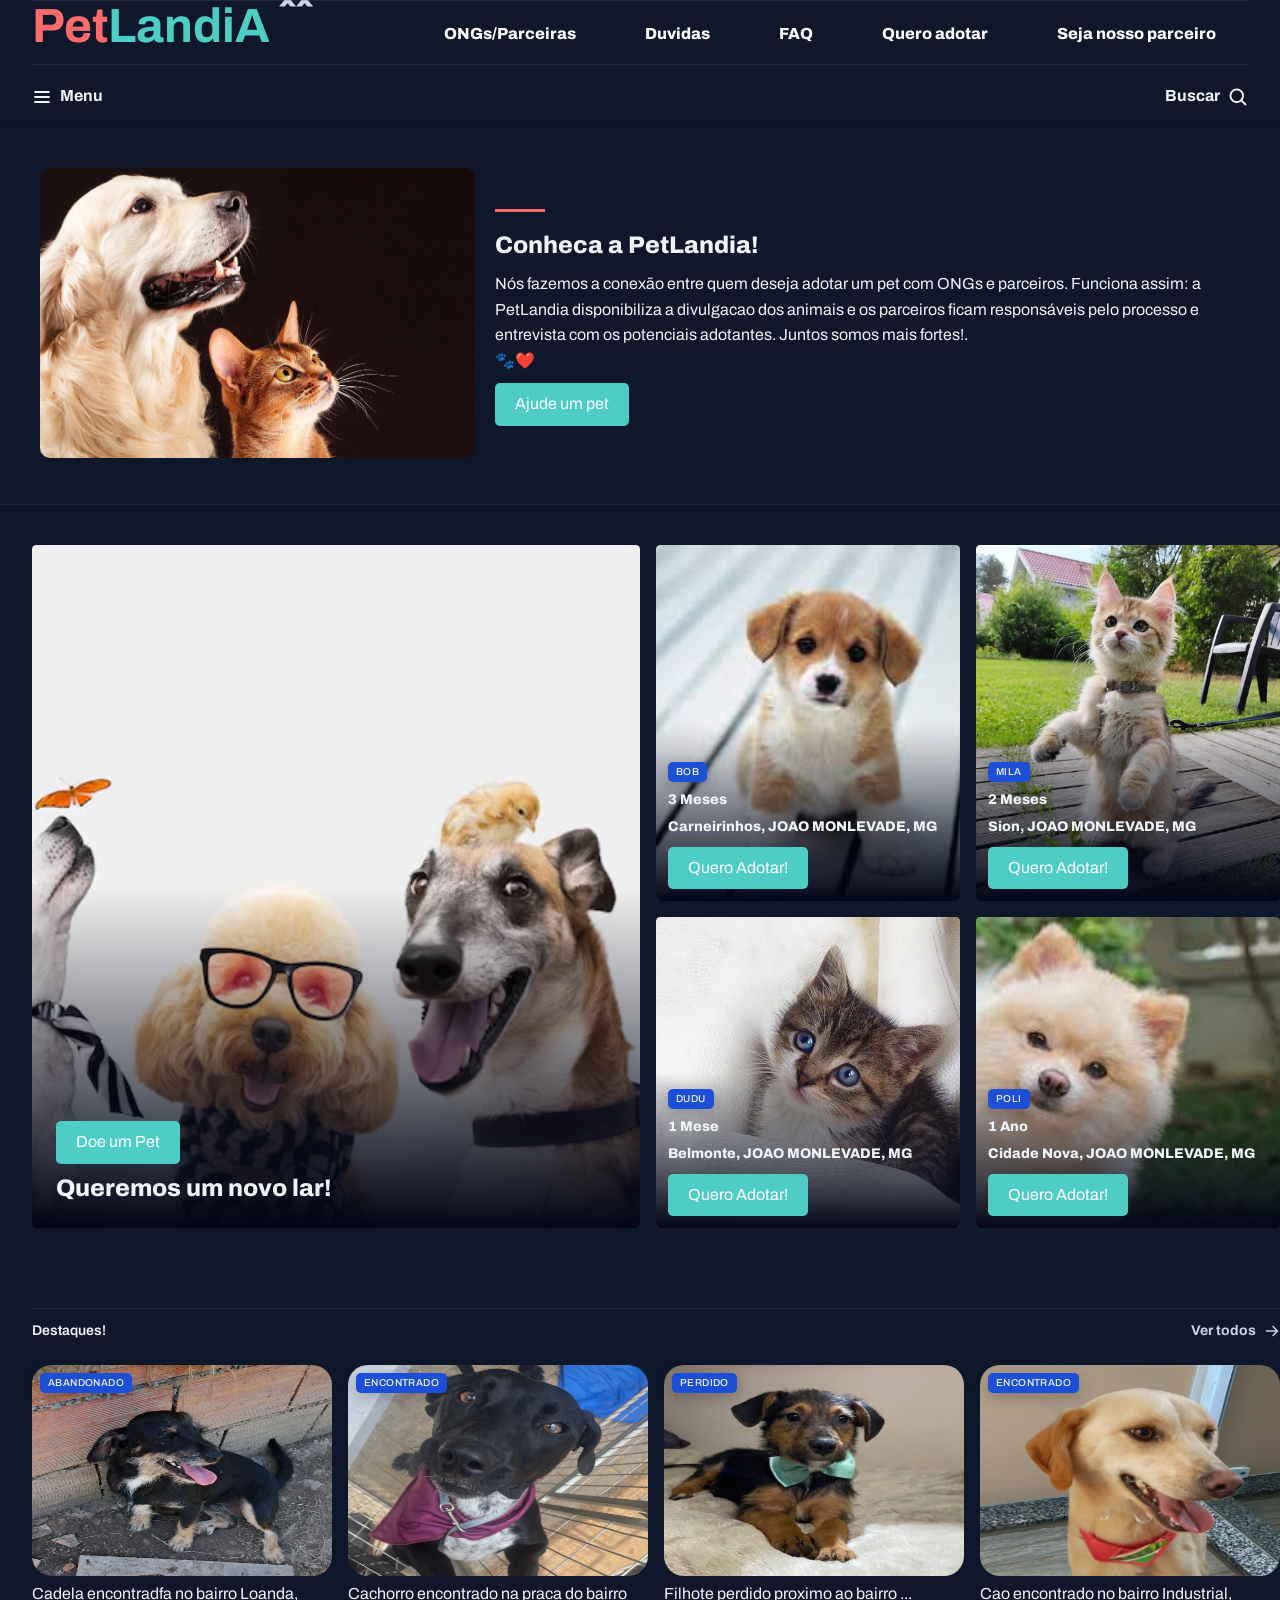
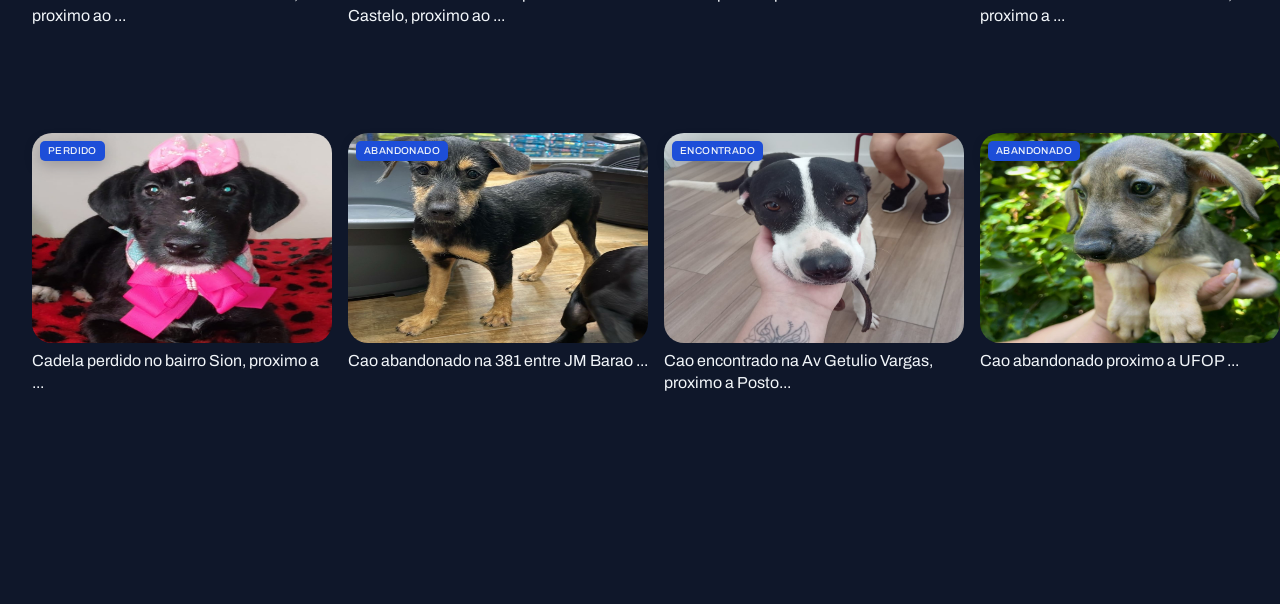
<file: index.html>
<!DOCTYPE html>
<html lang="pt-br">
    <head>
        <link rel="preconnect" href="https://fonts.googleapis.com" />
        <link rel="preconnect" href="https://fonts.gstatic.com" crossorigin />
        <meta charset="UTF-8" />
        <meta name="viewport" content="width=device-width, initial-scale=1.0" />
        <title>PetLandia</title>
        <link rel="stylesheet" href="styles/index.css" />
        <script defer src="scripts.js"></script>
        <link
            href="https://fonts.googleapis.com/css2?family=Archivo:ital,wght@0,100..900;1,100..900&family=Poppins:wght@400;700&family=Roboto:ital,wght@0,100;0,300;0,400;0,500;0,700;0,900;1,100;1,300;1,400;1,500;1,700;1,900&display=swap"
            rel="stylesheet"
        />
    </head>
    <body>
        <header class="container">
            <nav id="secondary" class="grid grid-flow-col">
                <strong><span style="color: #ff6b6b;">Pet</span><span style="color: #4ecdc4;">LandiA</span> ˆˆ</strong>
                <div class="text-2xl">
                    <a href="#">ONGs/Parceiras</a>
                    <a href="#">Duvidas</a>
                    <a href="#">FAQ</a>
                    <a href="#">Quero adotar</a>
                    <a href="#">Seja nosso parceiro</a>
                </div>
            </nav>
            <nav id="primary" class="grid grid-flow-col">
                <div>
                    <img src="assets/icons/List.svg" alt="ícone menu" />
                    <strong>Menu</strong>
                </div>
                <div>
                    <strong>Buscar</strong>
                    <img src="assets/icons/MagnifyingGlass.svg" alt="ícone pesquisa" />
                </div>
            </nav>
        </header>
        <div class="container2">
            <div class="image">
                <img src="./assets/img/welcome.png" alt="Sleeping Cat">
            </div>
            <div class="text">
                <div class="highlight"></div>
                <h1 class="text-2xl">Conheca a PetLandia!</h1>
                <p>Nós fazemos a conexão entre quem deseja adotar um pet com ONGs e parceiros. Funciona assim: a PetLandia disponibiliza a divulgacao dos animais e os parceiros ficam responsáveis pelo processo e entrevista com os potenciais adotantes. Juntos somos mais fortes!.</p>
                <p>🐾❤️</p>
                <a href="ajude_um_pet.html" target="_blank" class="btn">Ajude um pet</a>
            </div>
            
        </div>
        <div class="line">
            <p></p>
        </div>
        <main class="grid container">
            <section id="featured" class="grid grid-flow-col gap-16">
                <figure class="card">
                    <img
                        src="assets/img/Image 01.avif"
                        alt=""
                    />
                    <figcaption>
                        <a href="form1.html" target="_blank">Doe um Pet </a>
                        <h2 class="text-2xl">
                            Queremos um novo lar!
                        </h2>
                    </figcaption>
                </figure>
                <div class="grid grid-col2 gap-16">
                    <figure class="card">
                        <img
                            src="assets/img/Image 06.jpg"
                            alt=""
                        />
                        <figcaption>
                            <span class="content-tag">bob</span>
                            <h2 class="text-lg">
                                3 Meses
                            </h2>
                            <h2 class="text-lg">
                                Carneirinhos, JOAO MONLEVADE, MG
                            </h2>
                            <a href="form2.html">Quero Adotar!</a>
                        </figcaption>
                    </figure>
                    <figure class="card">
                        <img
                            src="assets/img/Image 03.png"
                            alt=""
                        />
                        <figcaption>
                            <span class="content-tag">mila</span>
                            <h2 class="text-lg">
                                2 Meses
                            </h2>
                            <h2 class="text-lg">
                                Sion, JOAO MONLEVADE, MG
                            </h2>
                            <a href="form2.html">Quero Adotar!</a>
                        </figcaption>
                    </figure>
                    <figure class="card">
                        <img
                            src="assets/img/Image 05.png"
                            alt=""
                        />
                        <figcaption>
                            <span class="content-tag">dudu</span>
                            <h2 class="text-lg">
                                1 Mese
                            </h2>
                            <h2 class="text-lg">
                                Belmonte, JOAO MONLEVADE, MG
                            </h2>
                            <a href="form2.html">Quero Adotar!</a>
                        </figcaption>
                    </figure>
                    <figure class="card">
                        <img
                            src="assets/img/Image 08.jpg"
                            alt=""
                        />
                        <figcaption>
                            <span class="content-tag">poli</span>
                            <h2 class="text-lg">
                                1 Ano
                            </h2>
                            <h2 class="text-lg">
                                Cidade Nova, JOAO MONLEVADE, MG
                            </h2>
                            <a href="form2.html">Quero Adotar!</a>
                        </figcaption>
                    </figure>
                </div>
            </section>
            <section id="weekly">
                <header class="grid grid-flow-col">
                    <a href="#">Destaques!</a>
                    <a href="#" class="grid grid-flow-col">
                        <strong class="secondary-color">Ver todos</strong>
                        <span></span>
                    </a>
                </header>
                <div class="grid gap-16">
                    <figure>
                        <span class="content-tag">Abandonado</span>
                        <img src="assets/img/dog4.jpeg" alt="" />
                        <a href="#" class="abrir-modal">
                            Cadela encontradfa no bairro Loanda, proximo ao ...
                        </a>
                    </figure>
                    <figure>
                        <span class="content-tag">encontrado</span>
                        <img src="assets/img/dog1.jpeg" alt="" />
                        <a href="#" class="abrir-modal">
                            Cachorro encontrado na praca do bairro Castelo, proximo ao ...
                        </a>
                    </figure>
                    <figure>
                        <span class="content-tag">perdido</span>
                        <img src="assets/img/fog2.jpeg" 
                        alt="" />
                        <a href="#" class="abrir-modal">
                            Filhote perdido proximo ao bairro ...
                        </a>
                    </figure>
                    <figure>
                        <span class="content-tag">encontrado</span>
                        <img src="assets/img/dog3.jpeg" alt="" />
                        <a href="#" class="abrir-modal">
                            Cao encontrado no bairro Industrial, proximo a ...
                        </a>
                    </figure>
                    <figure>
                        <span class="content-tag">perdido</span>
                        <img src="assets/img/dog5.jpeg" alt="" />
                        <a href="#" class="abrir-modal">
                            Cadela perdido no bairro Sion, proximo a ...
                        </a>
                    </figure>
                    <figure>
                        <span class="content-tag">abandonado</span>
                        <img src="assets/img/dog6.jpeg" alt="" />
                        <a href="#" class="abrir-modal">
                            Cao abandonado na 381 entre JM Barao ...
                        </a>
                    </figure>
                    <figure>
                        <span class="content-tag">encontrado</span>
                        <img src="assets/img/dog7.jpeg" alt="" />
                        <a href="#" class="abrir-modal">
                            Cao encontrado na Av Getulio Vargas, proximo a Posto...
                        </a>
                    </figure>
                    <figure>
                        <span class="content-tag">abandonado</span>
                        <img src="assets/img/dog8.jpeg" alt="" />
                        <a href="#" class="abrir-modal">
                            Cao abandonado proximo a UFOP ...
                        </a>
                    </figure>
                </div>
            </section>
        </main>
        <div class="modal" id="meu-modal">
            <div class="modal-conteudo">
                <span class="fechar">&times;</span>
                <p>PARA MAIS INFORMAÇÕES!<br><br>
                    Email: petlandia@suport.com<br>
                    Telefone: (31) 9 9999-2211
                </p>
            </div>
        </div>
        <script src="scripts.js"></script>
        
    </body>
</html>
</file>
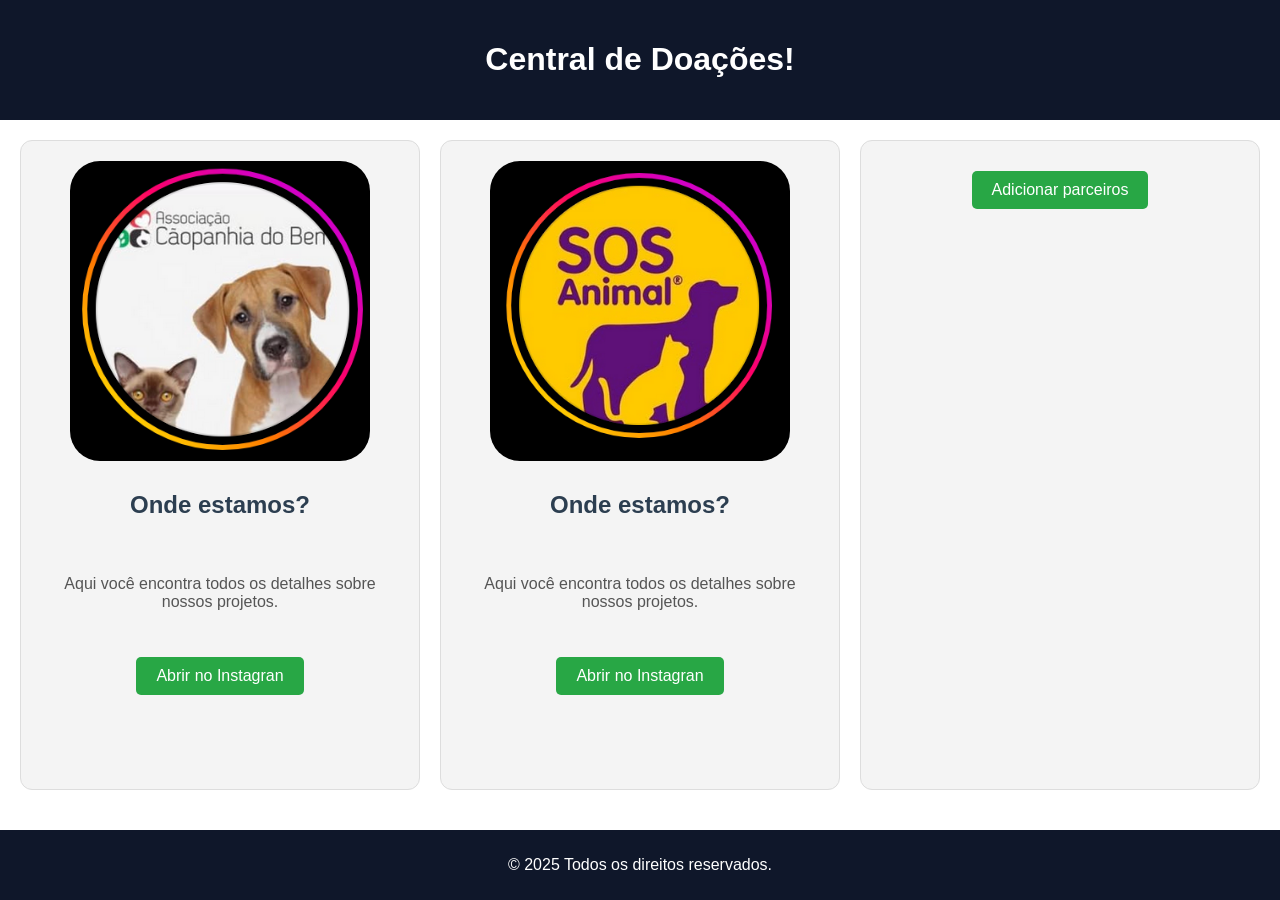
<file: ajude_um_pet.html>
<!DOCTYPE html>
<html lang="pt-BR">
<head>
    <meta charset="UTF-8">
    <meta name="viewport" content="width=device-width, initial-scale=1.0">
    <title>Central de Doações</title>
    <link rel="stylesheet" href="ajude_um_pet.css">
</head>
<body>
    <header>
        <h1>Central de Doações!</h1>
    </header>

    <div class="institutions-grid">
        <!-- Instituição 1 -->
        <div class="institution">
            <img src="assets/img/print1.png" alt="" />
            <h2>Onde estamos?</h2>
            <p>Aqui você encontra todos os detalhes sobre nossos projetos.</p>
            <a href="https://www.instagram.com/sosaanimaisjm/" target="_blank" class="back-button">Abrir no Instagran</a>
        </div>

        <!-- Instituição 2 -->
        <div class="institution">
            <img src="assets/img/print2.png" alt="" />
            <h2>Onde estamos?</h2>
            <p>Aqui você encontra todos os detalhes sobre nossos projetos.</p>
            <a href="https://www.instagram.com/caopanhiadobem/" class="back-button">Abrir no Instagran</a>
        </div>

        <!-- Instituição 3 -->
        <div class="institution">
            <a href="./" class="back-button">Adicionar parceiros</a>
        </div>
    </div>

    <footer>
        <p>&copy; 2025 Todos os direitos reservados.</p>
    </footer>
</body>
</html>
</file>
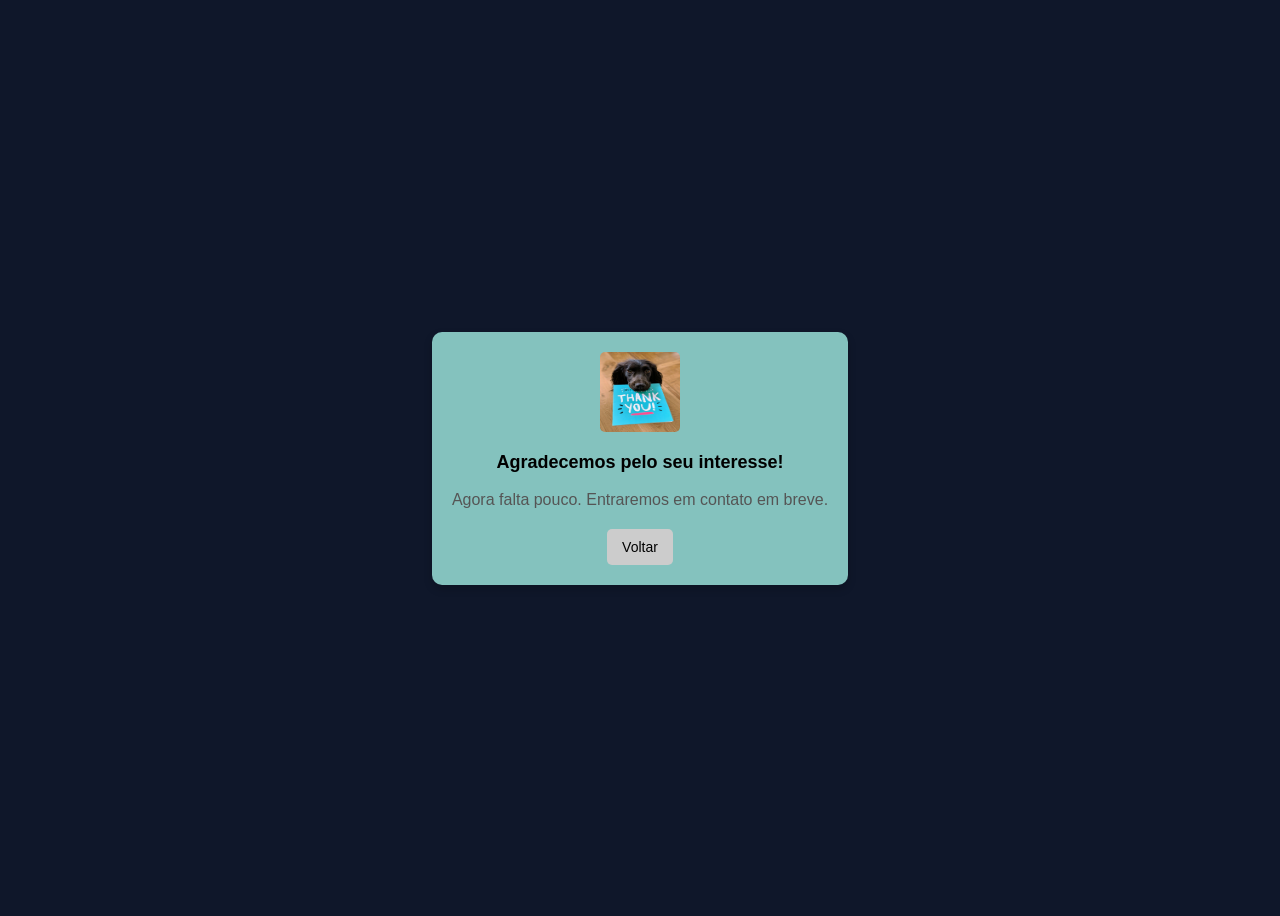
<file: feedback.html>
<!DOCTYPE html>
<html lang="pt-br">
    <head>
        <meta charset="UTF-8">
        <meta name="viewport" content="width=device-width, initial-scale=1.0">
        <title>Formulário Enviado</title>
        <link rel="stylesheet" href="feedback.css" />
    </head>
    <body>
        <div class="container">
            <div class="image-container">
                <img src="assets/img/dogfeedback.jpg" alt="Imagem 1">
            </div>
            <p class="title">Agradecemos pelo seu interesse!</p>
            <p class="message">Agora falta pouco. Entraremos em contato em breve.</p>
            <div class="buttons">
                <button class="btn btn-secondary">Voltar</button>
            </div>
        </div>
    </body>
</html>
</file>
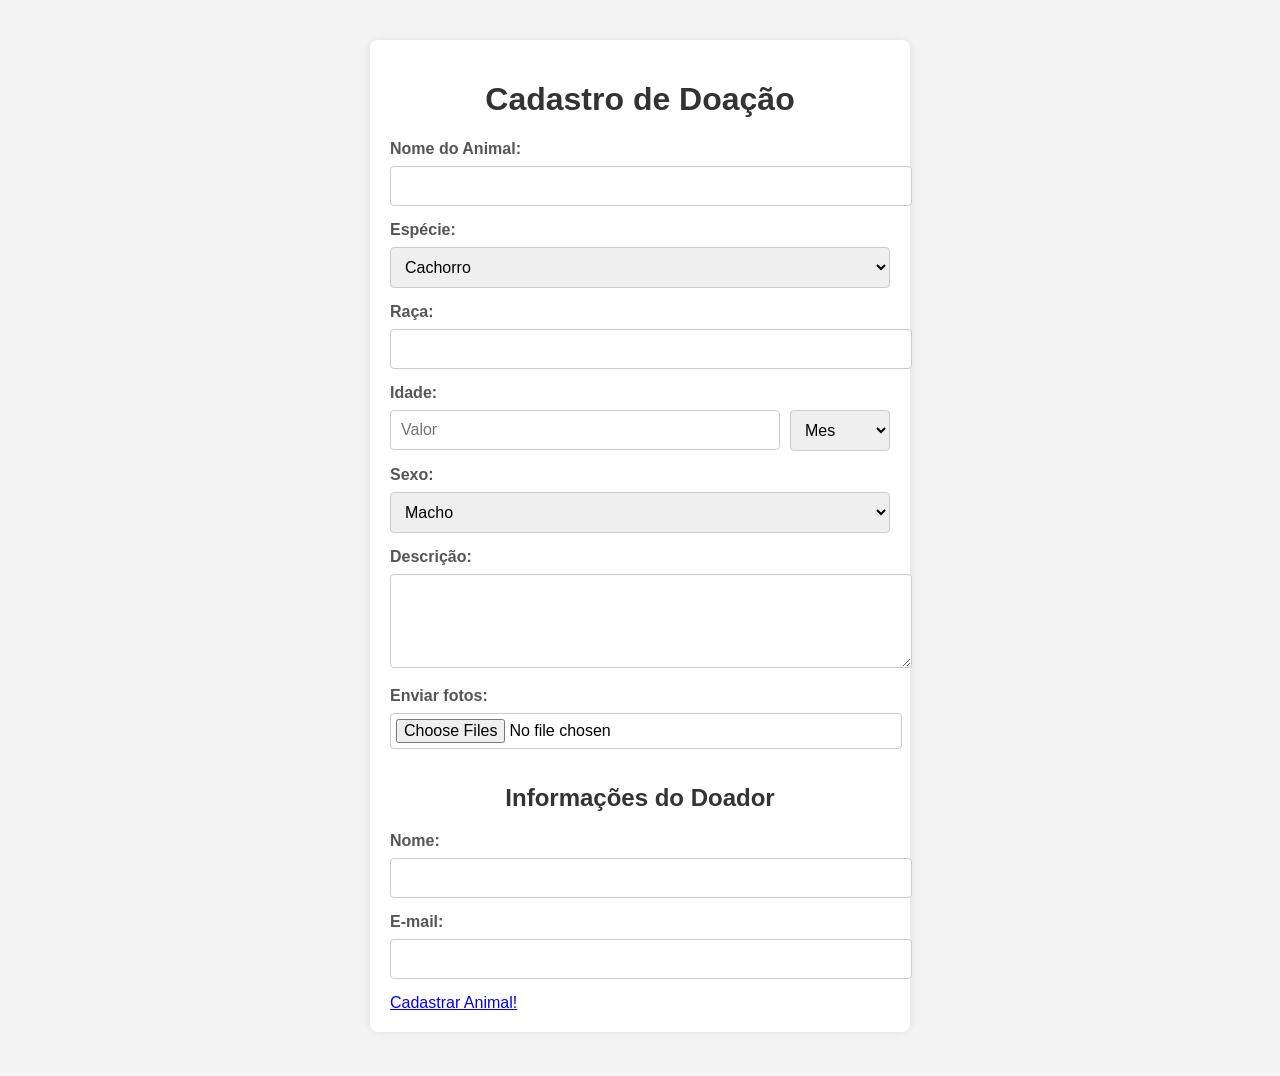
<file: form1.html>
<!DOCTYPE html>
<html lang="pt-BR">
    <head>
        <meta charset="UTF-8" />
        <meta name="viewport" content="width=device-width, initial-scale=1.0" />
        <title>Cadastro de Animais para Doação</title>
        <link rel="stylesheet" href="form1.css" />
    </head>
    <body>
        <div class="form-container">
            <h1>Cadastro de Doação</h1>
            <form action="#" method="post" enctype="multipart/form-data">
                <!-- Informações do Animal -->
                <label for="nome">Nome do Animal:</label>
                <input type="text" id="nome" name="nome" required />

                <label for="especie">Espécie:</label>
                <select id="especie" name="especie" required>
                    <option value="cachorro">Cachorro</option>
                    <option value="gato">Gato</option>
                    <option value="outro">Outro</option>
                </select>

                <label for="raca">Raça:</label>
                <input type="text" id="raca" name="raca" />

                <label for="idade_valor">Idade:</label>
                <div class="idade-container">
                    <input
                        type="number"
                        id="idade_valor"
                        name="idade_valor"
                        min="0"
                        placeholder="Valor"
                        required
                    />
                    <select id="idade_tipo" name="idade_tipo" required>
                        <option value="meses">Mes</option>
                        <option value="anos">Ano</option>
                    </select>
                </div>

                <label for="sexo">Sexo:</label>
                <select id="sexo" name="sexo" required>
                    <option value="macho">Macho</option>
                    <option value="femea">Fêmea</option>
                </select>

                <label for="descricao">Descrição:</label>
                <textarea id="descricao" name="descricao" rows="4" required></textarea>

                <!-- Upload de Fotos -->
                <label for="fotos">Enviar fotos:</label>
                <input type="file" id="fotos" name="fotos" accept="image/*" multiple required />

                <!-- Informações do Doador -->
                <h2>Informações do Doador</h2>
                <label for="doador_nome">Nome:</label>
                <input type="text" id="doador_nome" name="doador_nome" required />

                <label for="doador_email">E-mail:</label>
                <input type="email" id="doador_email" name="doador_email" required />

                <!-- Botão de Envio -->
                <a href="feedback.html">Cadastrar Animal!</a>
            </form>
        </div>
    </body>
</html>
</file>
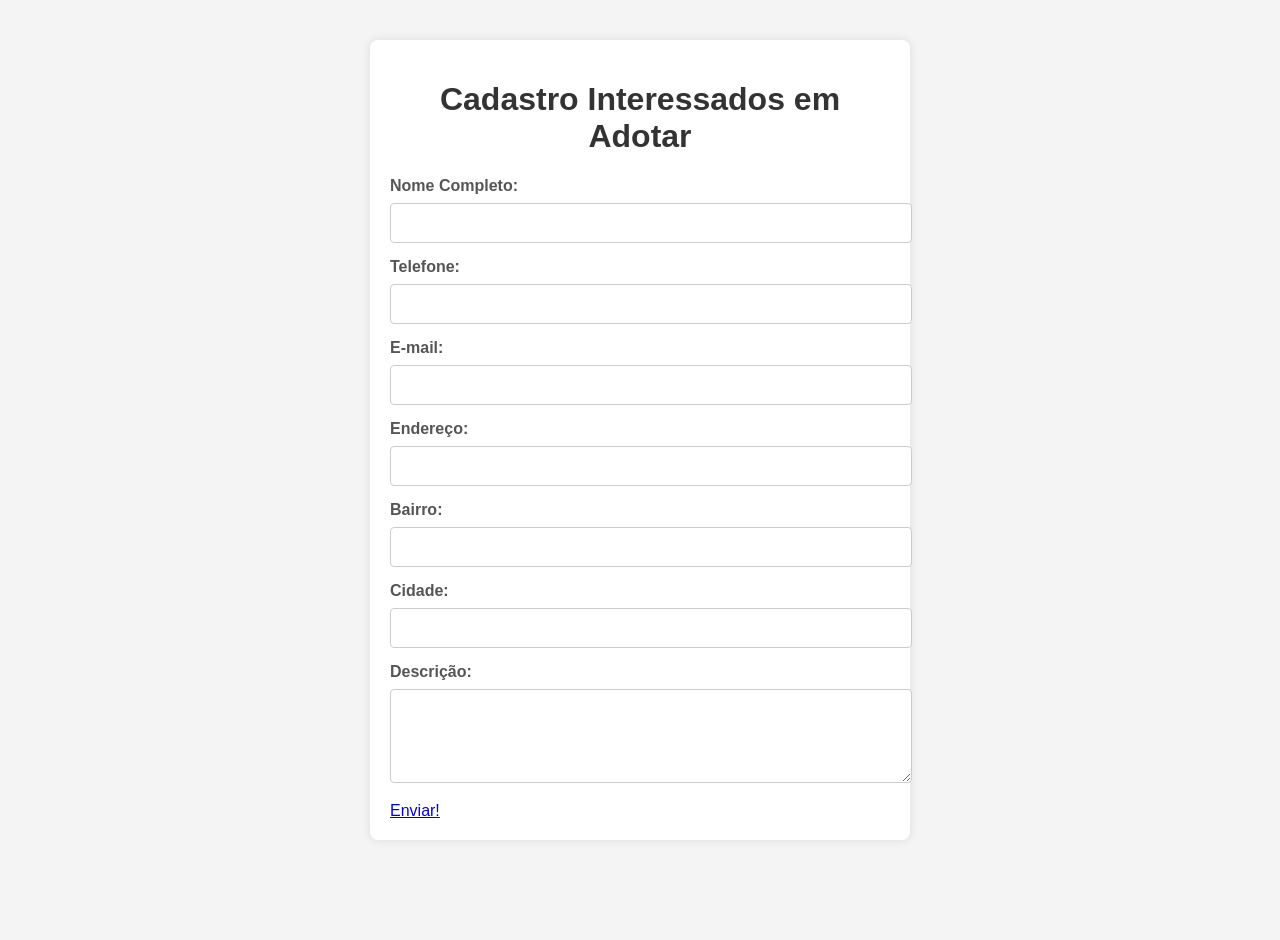
<file: form2.html>
<!DOCTYPE html>
<html lang="pt-BR">
    <head>
        <meta charset="UTF-8" />
        <meta name="viewport" content="width=device-width, initial-scale=1.0" />
        <title>Fomulario de interesse em adocao</title>
        <link rel="stylesheet" href="form1.css" />
    </head>
    <body>
        <div class="form-container">
            <h1>Cadastro Interessados em Adotar</h1>
            <form action="#" method="post" enctype="multipart/form-data">
                <!-- Informações do Adotante -->
                <label for="nome">Nome Completo:</label>
                <input type="text" id="nome" name="nome" required />
            
                <label for="telefone">Telefone:</label>
                <input type="tel" id="telefone" name="telefone" required />
            
                <label for="email">E-mail:</label>
                <input type="email" id="email" name="email" required />
            
                <label for="endereco">Endereço:</label>
                <input type="text" id="endereco" name="endereco" required />
                        
                <label for="bairro">Bairro:</label>
                <input type="text" id="bairro" name="bairro" required />
            
                <label for="cidade">Cidade:</label>
                <input type="text" id="cidade" name="cidade" required />
            
                <label for="descricao">Descrição:</label>
                <textarea id="descricao" name="descricao" rows="4" required></textarea>
            
                <!-- Botão de Envio -->
                <a href="feedback.html">Enviar!</a>
            </form>
        </div>
    </body>
</html>
</file>
<file: styles/index.css>
@import url(global.css);
@import url(header.css);
@import url(utility.css);
@import url(sections.css);
@import url(forms.css);
@import url(modal.css);
</file>
<file: ajude_um_pet.css>
/* Estilos Gerais */
body {
    margin: 0;
    font-family: Arial, sans-serif;
    display: flex;
    flex-direction: column;
    min-height: 100vh; /* Garante que o body ocupe pelo menos a altura da tela */
}

header {
    background: #0f172a;
    color: white;
    padding: 20px;
    text-align: center;
}

.institutions-grid {
    display: grid;
    grid-template-columns: repeat(3, 1fr); /* 3 colunas com largura igual */
    gap: 20px; /* Espaço entre as instituições */
    padding: 20px;
    flex: 1; /* Faz o grid ocupar o espaço restante */
}

.institution {
    img {
        width: 300px;
        height: 300px;
        border-radius: 10%;
        object-fit: cover;
        margin-bottom: 10px; /* Espaçamento abaixo da foto */
    }
    background: #f4f4f4;
    border: 1px solid #ddd;
    border-radius: 12px;
    padding: 20px;
    text-align: center;
    display: flex;
    flex-direction: column;
    align-items: center;
    gap: 20px; /* Espaçamento entre os elementos */
    min-height: 300px; /* Altura mínima para o card */
}

.institution h2 {
    margin-top: 0;
    color: #2c3e50;
}

.institution p {
    color: #555;
}

.back-button {
    display: inline-block;
    background: #28a745;
    color: white;
    padding: 10px 20px;
    text-decoration: none;
    border-radius: 5px;
    margin-top: 10px;
}

.back-button:hover {
    background: #218838;
}

footer {
    background: #0f172a;
    color: white;
    padding: 10px 0;
    text-align: center;
    margin-top: 20px;
}
</file>
<file: feedback.css>
body {
    display: flex;
    justify-content: center;
    align-items: center;
    height: 100vh;
    background-color: #0f172a;;
    font-family: Arial, sans-serif;
}
.container {
    background: hsl(176, 34%, 64%);
    padding: 20px;
    border-radius: 10px;
    box-shadow: 0 4px 8px rgba(0, 0, 0, 0.2);
    text-align: center;
    max-width: 400px;
}
.image-container {
    display: flex;
    justify-content: center;
    gap: 10px;
    margin-bottom: 20px;
}
.image-container img {
    width: 80px;
    height: 80px;
    border-radius: 5px;
}
.title {
    font-size: 18px;
    font-weight: bold;
}
.message {
    margin: 10px 0;
    color: #555;
}
.buttons {
    display: flex;
    justify-content: space-around;
    margin-top: 20px;
}
.btn {
    padding: 10px 15px;
    border: none;
    border-radius: 5px;
    cursor: pointer;
    font-size: 14px;
}
.btn-secondary {
    background-color: #ccc;
}
.btn-primary {
    background-color: #007bff;
    color: white;
}
</file>
<file: form1.css>
/* Estilos Gerais */
body {
    font-family: Arial, sans-serif;
    background-color: #f4f4f4;
    margin: 0;
    padding: 20px; /* Adicionado padding para evitar que o conteúdo encoste nas bordas */
    display: flex;
    justify-content: center;
    align-items: flex-start; /* Alterado para alinhar no topo */
    min-height: 100vh; /* Garante que o body ocupe pelo menos a altura da tela */
}

.form-container {
    background-color: #fff;
    padding: 20px;
    border-radius: 8px;
    box-shadow: 0 0 10px rgba(0, 0, 0, 0.1);
    width: 100%;
    max-width: 500px;
    margin: 20px 0; /* Adicionado margem para espaçamento */
}

h1, h2 {
    color: #333;
    text-align: center;
}

label {
    display: block;
    margin-bottom: 8px;
    font-weight: bold;
    color: #555;
}

input[type="text"],
input[type="number"],
input[type="email"],
input[type="tel"],
select,
textarea,
input[type="file"] {
    width: 100%;
    padding: 10px;
    margin-bottom: 15px;
    border: 1px solid #ccc;
    border-radius: 4px;
    font-size: 16px;
}

textarea {
    resize: vertical;
}

button {
    width: 100%;
    padding: 10px;
    background-color: #28a745;
    color: #fff;
    border: none;
    border-radius: 4px;
    font-size: 16px;
    cursor: pointer;
}

button:hover {
    background-color: #218838;
}

/* Estilo para o campo de upload de fotos */
input[type="file"] {
    padding: 5px;
}

.idade-container {
    display: flex;
    gap: 10px; /* Espaço entre os campos */
    align-items: center;
}

#idade_valor {
    flex: 1; /* Ocupa o espaço disponível */
}

#idade_tipo {
    width: 100px; /* Largura fixa para o campo de seleção */
}
</file>
